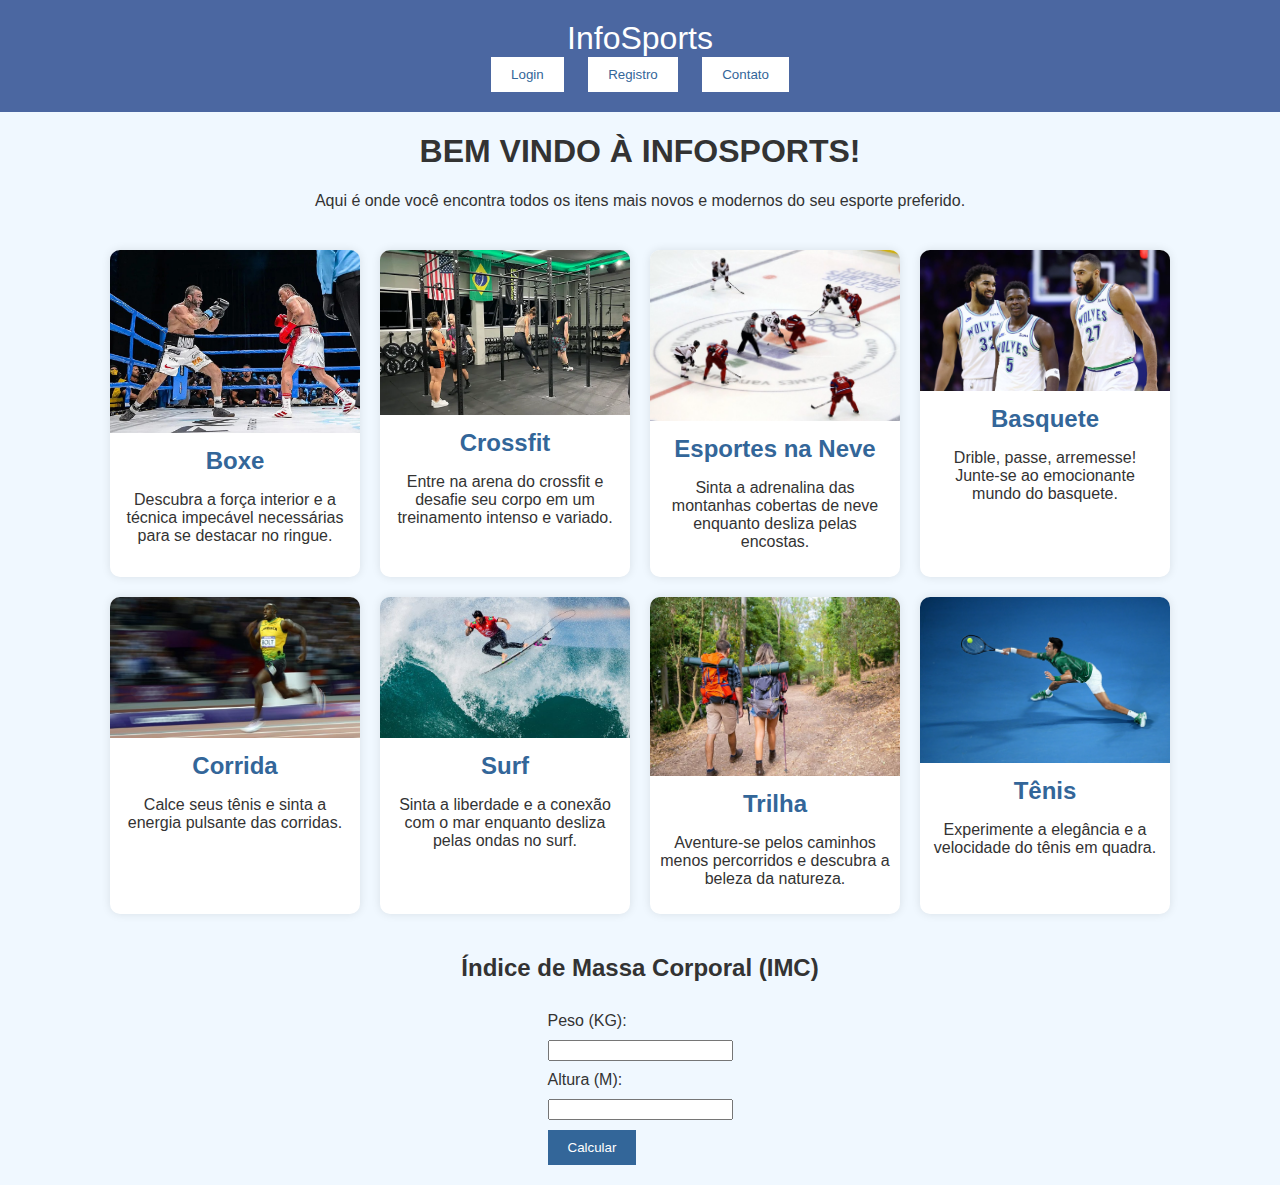
<file: index.html>
<!DOCTYPE html>
<html lang="pt-BR">
<head>
    <meta charset="UTF-8">
    <meta name="viewport" content="width=device-width, initial-scale=1.0">
    <title>InfoSports</title>
    <link rel="stylesheet" href="styles.css">
</head>
<body>
    <header>
        <div class="logo">InfoSports</div>
        <nav>
            <button onclick="location.href='login.html'">Login</button>
            <button onclick="location.href='registro.html'">Registro</button>
            <button onclick="location.href='contato.html'">Contato</button>
        </nav>
    </header>
    <main>
        <section class="intro">
            <h1>BEM VINDO À INFOSPORTS!</h1>
            <p>Aqui é onde você encontra todos os itens mais novos e modernos do seu esporte preferido.</p>
        </section>
        <section class="esportes">
            <div class="esporte">
                <a href="boxe.html">
                    <img src="img/box.jpg" alt="Boxe">
                </a>
                <h2>Boxe</h2>
                <p>Descubra a força interior e a técnica impecável necessárias para se destacar no ringue.</p>
            </div>
            <div class="esporte">
                <a href="crossfit.html">
                    <img src="img/post-crossfit.webp" alt="Crossfit">
                </a>
                <h2>Crossfit</h2>
                <p>Entre na arena do crossfit e desafie seu corpo em um treinamento intenso e variado.</p>
            </div>
            <div class="esporte">
                <a href="neve.html">
                    <img src="img/Esporte_na_neve_Hoquei_no_gelo-1024x701.jpg" alt="Esportes na Neve">
                </a>
                <h2>Esportes na Neve</h2>
                <p>Sinta a adrenalina das montanhas cobertas de neve enquanto desliza pelas encostas.</p>
            </div>
            <div class="esporte">
                <a href="basquete.html">
                    <img src="img/i.jpg" alt="Basquete">
                </a>
                <h2>Basquete</h2>
                <p>Drible, passe, arremesse! Junte-se ao emocionante mundo do basquete.</p>
            </div>
            <div class="esporte">
                <a href="corrida.html">
                    <img src="img/corrida.jpg" alt="Corrida">
                </a>
                <h2>Corrida</h2>
                <p>Calce seus tênis e sinta a energia pulsante das corridas.</p>
            </div>
            <div class="esporte">
                <a href="surf.html">
                    <img src="img/medina-dunbar-696x392.jpeg" alt="Surf">
                </a>
                <h2>Surf</h2>
                <p>Sinta a liberdade e a conexão com o mar enquanto desliza pelas ondas no surf.</p>
            </div>
            <div class="esporte">
                <a href="trilha.html">
                    <img src="img/como-comecar-a-fazer-trilha-e-as-regras-de-minimo-impacto.jpg" alt="Trilha">
                </a>
                <h2>Trilha</h2>
                <p>Aventure-se pelos caminhos menos percorridos e descubra a beleza da natureza.</p>
            </div>
            <div class="esporte">
                <a href="tenis.html">
                    <img src="img/novak_djokovic_melhores_momentos_x_struff.jpg" alt="Tênis">
                </a>
                <h2>Tênis</h2>
                <p>Experimente a elegância e a velocidade do tênis em quadra.</p>
            </div>
        </section>
        <section class="imc">
            <h2>Índice de Massa Corporal (IMC)</h2>
            <form>
                <label for="peso">Peso (KG):</label>
                <input type="number" id="peso" name="peso" required>
                <label for="altura">Altura (M):</label>
                <input type="number" id="altura" name="altura" required>
                <button type="button" onclick="calcularIMC()">Calcular</button>
            </form>
        </section>
    </main>
</body>
<script>
    function calcularIMC() {
        const peso = document.getElementById('peso').value;
        const altura = document.getElementById('altura').value;
        if (peso && altura) {
            const imc = peso / (altura * altura);
            alert('Seu IMC é: ' + imc.toFixed(2));
        } else {
            alert('Por favor, preencha todos os campos.');
        }
    }
</script>
</html>
</file>
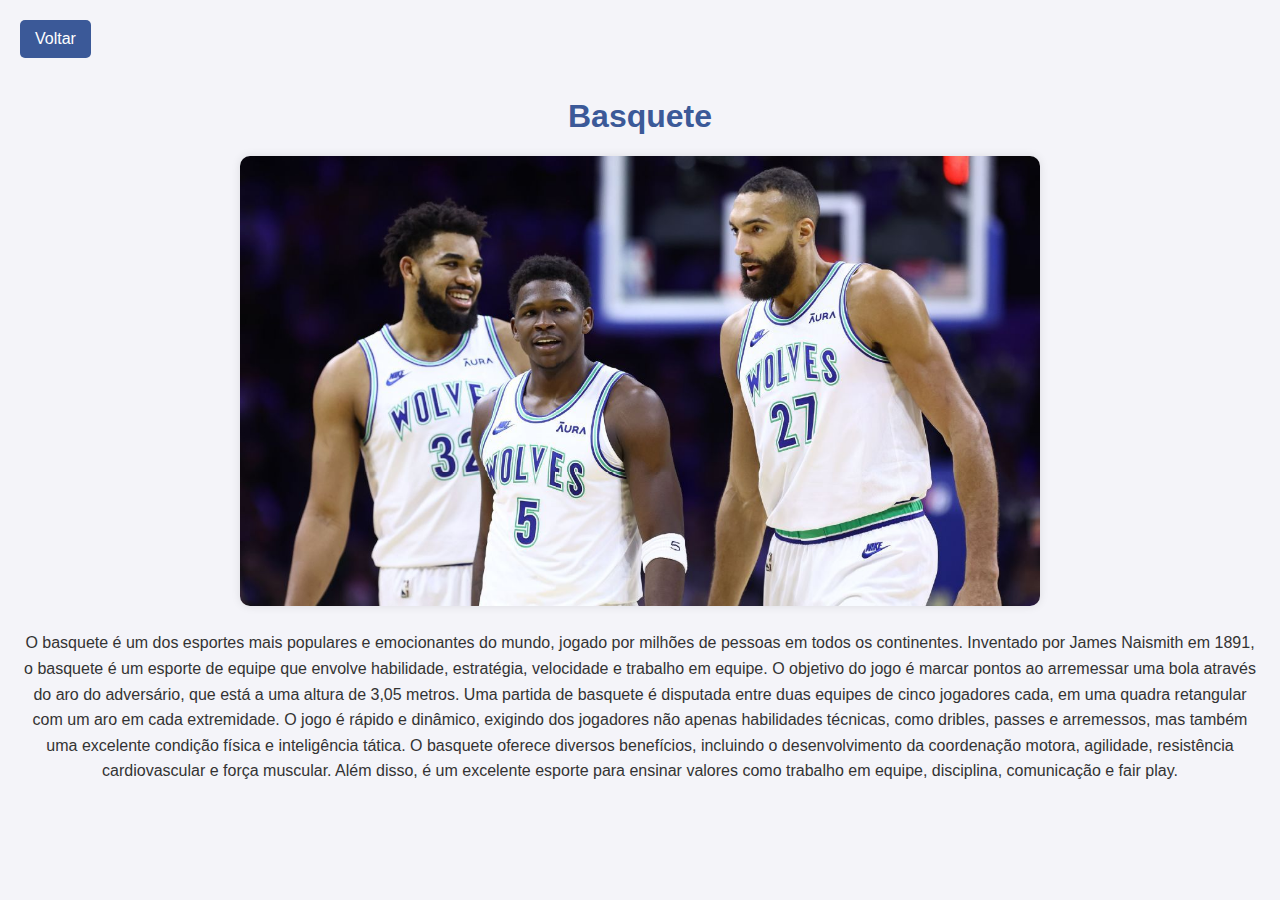
<file: basquete.html>
<!DOCTYPE html>
<html lang="pt-BR">
<head>
    <meta charset="UTF-8">
    <meta name="viewport" content="width=device-width, initial-scale=1.0">
    <title>Crossfit</title>
    <style>
        body {
            font-family: Arial, sans-serif;
            background-color: #f4f4f9;
            color: #333;
            margin: 0;
            padding: 20px;
        }
        .back-button {
            display: inline-block;
            margin-bottom: 20px;
            padding: 10px 15px;
            background-color: #3b5998;
            color: white;
            text-decoration: none;
            border-radius: 5px;
            transition: background-color 0.3s;
        }
        .back-button:hover {
            background-color: #2a4270;
        }
        .content {
            text-align: center;
        }
        .content img {
            width: 100%;
            max-width: 800px;
            height: auto;
            border-radius: 10px;
            box-shadow: 0 0 10px rgba(0, 0, 0, 0.1);
        }
        .content h1 {
            margin-top: 20px;
            color: #3b5998;
        }
        .content p {
            margin-top: 20px;
            line-height: 1.6;
        }
    </style>
</head>
<body>
    <a class="back-button" href="index.html">Voltar</a>
    <div class="content">
        <h1>Basquete</h1>
        <img src="img/i.jpg" alt="Crossfit">
        <p>O basquete é um dos esportes mais populares e emocionantes do mundo, jogado por milhões de pessoas em todos os continentes. Inventado por James Naismith em 1891, o basquete é um esporte de equipe que envolve habilidade, estratégia, velocidade e trabalho em equipe.

            O objetivo do jogo é marcar pontos ao arremessar uma bola através do aro do adversário, que está a uma altura de 3,05 metros. Uma partida de basquete é disputada entre duas equipes de cinco jogadores cada, em uma quadra retangular com um aro em cada extremidade. O jogo é rápido e dinâmico, exigindo dos jogadores não apenas habilidades técnicas, como dribles, passes e arremessos, mas também uma excelente condição física e inteligência tática.
            
            O basquete oferece diversos benefícios, incluindo o desenvolvimento da coordenação motora, agilidade, resistência cardiovascular e força muscular. Além disso, é um excelente esporte para ensinar valores como trabalho em equipe, disciplina, comunicação e fair play.</p>
    </div>
</body>
</html>
</file>
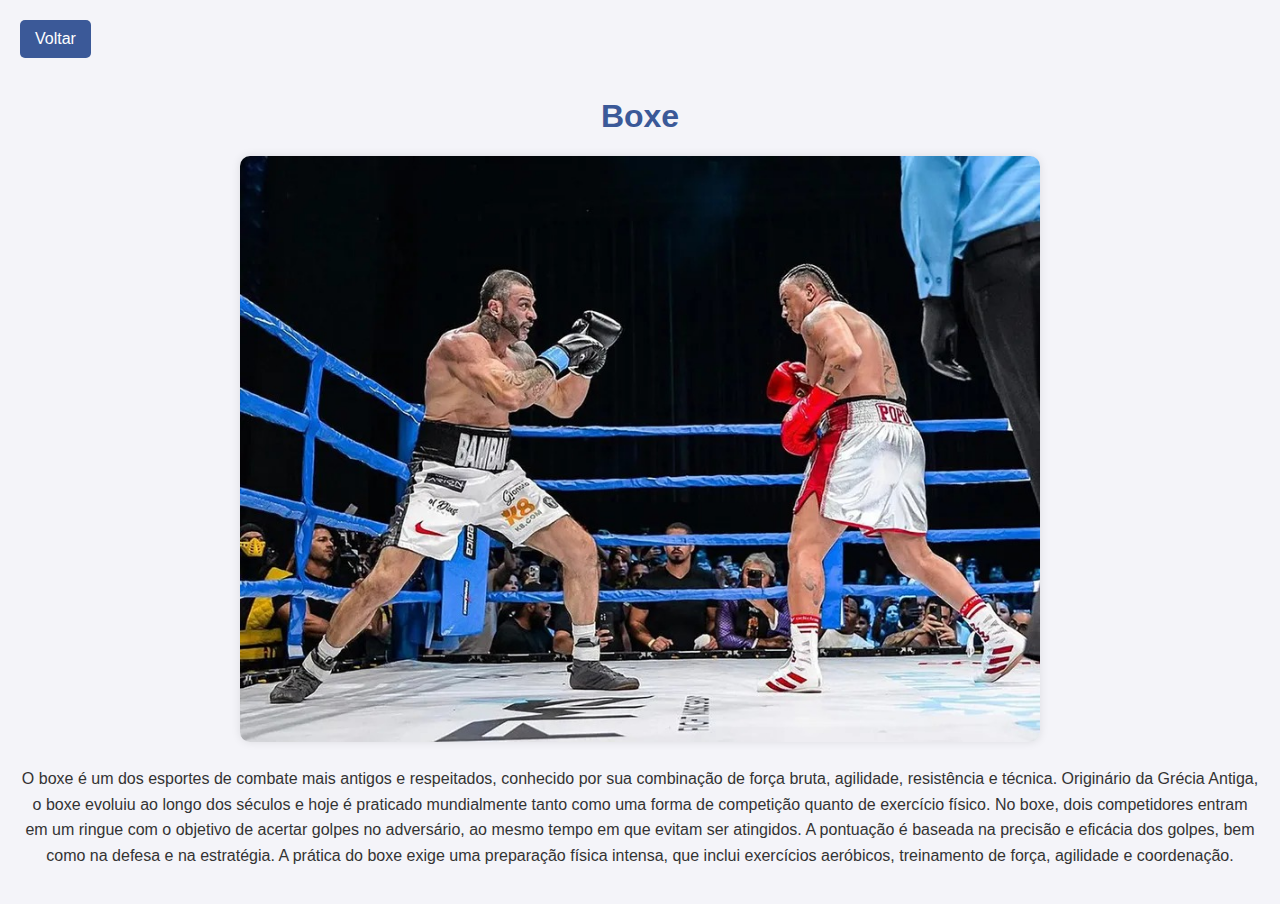
<file: boxe.html>
<!DOCTYPE html>
<html lang="pt-BR">
<head>
    <meta charset="UTF-8">
    <meta name="viewport" content="width=device-width, initial-scale=1.0">
    <title>Boxe</title>
    <style>
        body {
            font-family: Arial, sans-serif;
            background-color: #f4f4f9;
            color: #333;
            margin: 0;
            padding: 20px;
        }
        .back-button {
            display: inline-block;
            margin-bottom: 20px;
            padding: 10px 15px;
            background-color: #3b5998;
            color: white;
            text-decoration: none;
            border-radius: 5px;
            transition: background-color 0.3s;
        }
        .back-button:hover {
            background-color: #2a4270;
        }
        .content {
            text-align: center;
        }
        .content img {
            width: 100%;
            max-width: 800px;
            height: auto;
            border-radius: 10px;
            box-shadow: 0 0 10px rgba(0, 0, 0, 0.1);
            cursor: pointer; /* Adiciona cursor de clique */
        }
        .content h1 {
            margin-top: 20px;
            color: #3b5998;
        }
        .content p {
            margin-top: 20px;
            line-height: 1.6;
        }
    </style>
</head>
<body>
    <a class="back-button" href="index.html">Voltar</a>
    <div class="content">
        <h1>Boxe</h1>
        <!-- Adiciona link envolvendo a imagem -->
        <a href="boxe.html">
            <img src="img/box.jpg" onclick="window.location.href='boxe.html';">
        </a>
        <p>O boxe é um dos esportes de combate mais antigos e respeitados, conhecido por sua combinação de força bruta, agilidade, resistência e técnica. Originário da Grécia Antiga, o boxe evoluiu ao longo dos séculos e hoje é praticado mundialmente tanto como uma forma de competição quanto de exercício físico.

            No boxe, dois competidores entram em um ringue com o objetivo de acertar golpes no adversário, ao mesmo tempo em que evitam ser atingidos. A pontuação é baseada na precisão e eficácia dos golpes, bem como na defesa e na estratégia. A prática do boxe exige uma preparação física intensa, que inclui exercícios aeróbicos, treinamento de força, agilidade e coordenação.</p>
    </div>
</body>
</html>
</file>
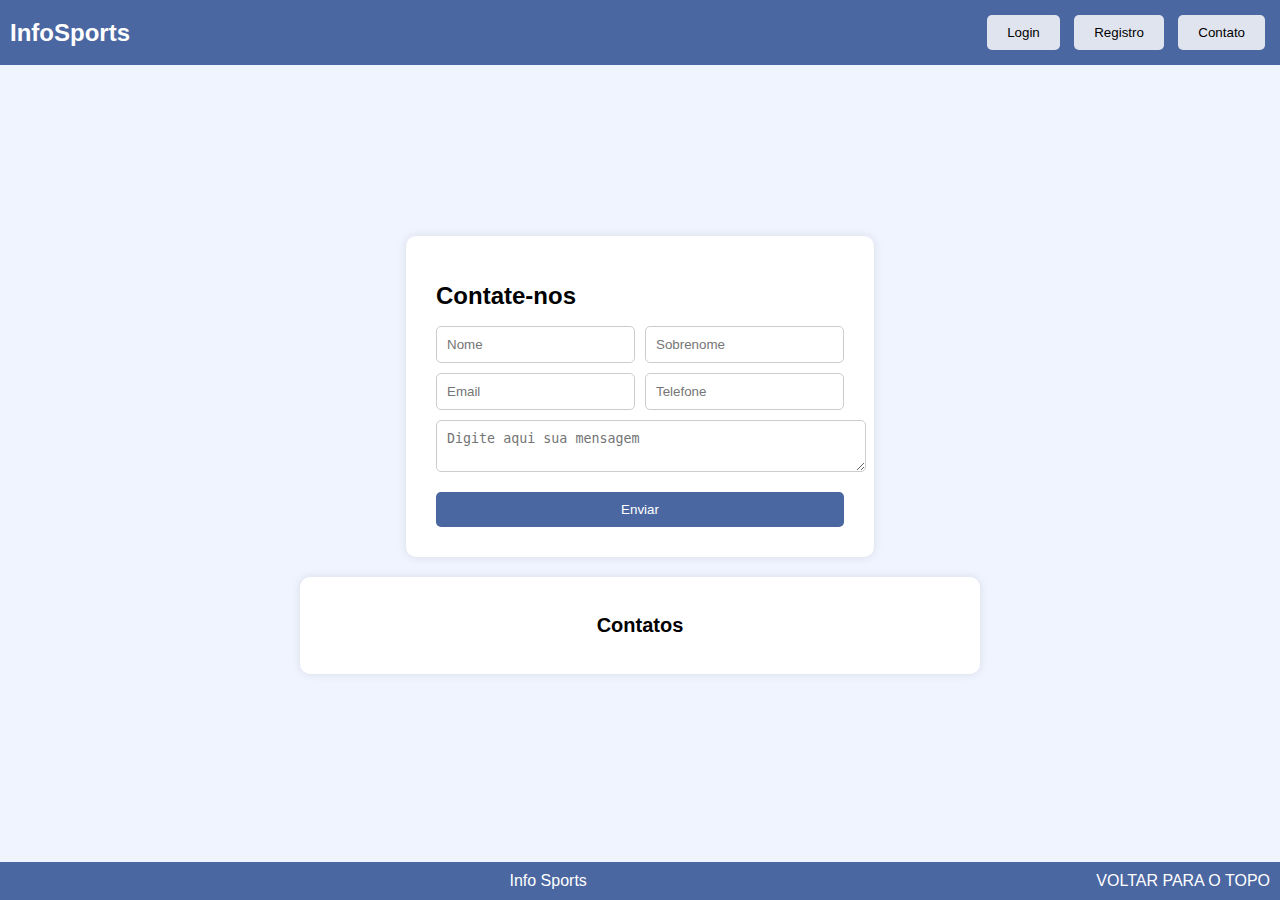
<file: contato.html>
<!DOCTYPE html>
<html lang="pt-br">
<head>
    <meta charset="UTF-8">
    <meta name="viewport" content="width=device-width, initial-scale=1.0">
    <title>InfoSports - Contato</title>
</head>
<body style="margin: 0; font-family: Arial, sans-serif; background-color: #F0F4FF;">
    <header style="background-color: #4B67A1; padding: 10px; display: flex; justify-content: space-between; align-items: center;">
        <div style="color: white; font-size: 24px; font-weight: bold;">
            InfoSports
        </div>
        <nav>
            <button style="margin: 5px; padding: 10px 20px; background-color: #E0E4EF; border: none; border-radius: 5px;">Login</button>
            <button style="margin: 5px; padding: 10px 20px; background-color: #E0E4EF; border: none; border-radius: 5px;">Registro</button>
            <button style="margin: 5px; padding: 10px 20px; background-color: #E0E4EF; border: none; border-radius: 5px;">Contato</button>
        </nav>
    </header>
    <main style="display: flex; flex-direction: column; justify-content: center; align-items: center; height: calc(100vh - 120px);">
        <div style="background-color: white; padding: 30px; border-radius: 10px; box-shadow: 0 0 10px rgba(0, 0, 0, 0.1); margin-bottom: 20px;">
            <h1 style="font-size: 24px; color: #000000;">Contate-nos</h1>
            <form>
                <div style="display: flex; gap: 10px; margin-bottom: 10px;">
                    <input type="text" placeholder="Nome" style="flex: 1; padding: 10px; border-radius: 5px; border: 1px solid #ccc;"/>
                    <input type="text" placeholder="Sobrenome" style="flex: 1; padding: 10px; border-radius: 5px; border: 1px solid #ccc;"/>
                </div>
                <div style="display: flex; gap: 10px; margin-bottom: 10px;">
                    <input type="email" placeholder="Email" style="flex: 1; padding: 10px; border-radius: 5px; border: 1px solid #ccc;"/>
                    <input type="text" placeholder="Telefone" style="flex: 1; padding: 10px; border-radius: 5px; border: 1px solid #ccc;"/>
                </div>
                <textarea placeholder="Digite aqui sua mensagem" style="display: block; width: 100%; padding: 10px; margin-bottom: 20px; border-radius: 5px; border: 1px solid #ccc;"></textarea>
                <button type="submit" style="width: 100%; padding: 10px; background-color: #4B67A1; color: white; border: none; border-radius: 5px;">Enviar</button>
            </form>
        </div>
        <div style="background-color: white; padding: 20px; border-radius: 10px; box-shadow: 0 0 10px rgba(0, 0, 0, 0.1); width: 50%;">
            <h2 style="font-size: 20px; text-align: center;">Contatos</h2>
        </div>
    </main>
    <footer style="background-color: #4B67A1; color: white; text-align: center; padding: 10px 0; position: fixed; bottom: 0; width: 100%;">
        <span>Info Sports</span>
        <span style="float: right; padding-right: 10px;">VOLTAR PARA O TOPO</span>
    </footer>
</body>
</html>
</file>
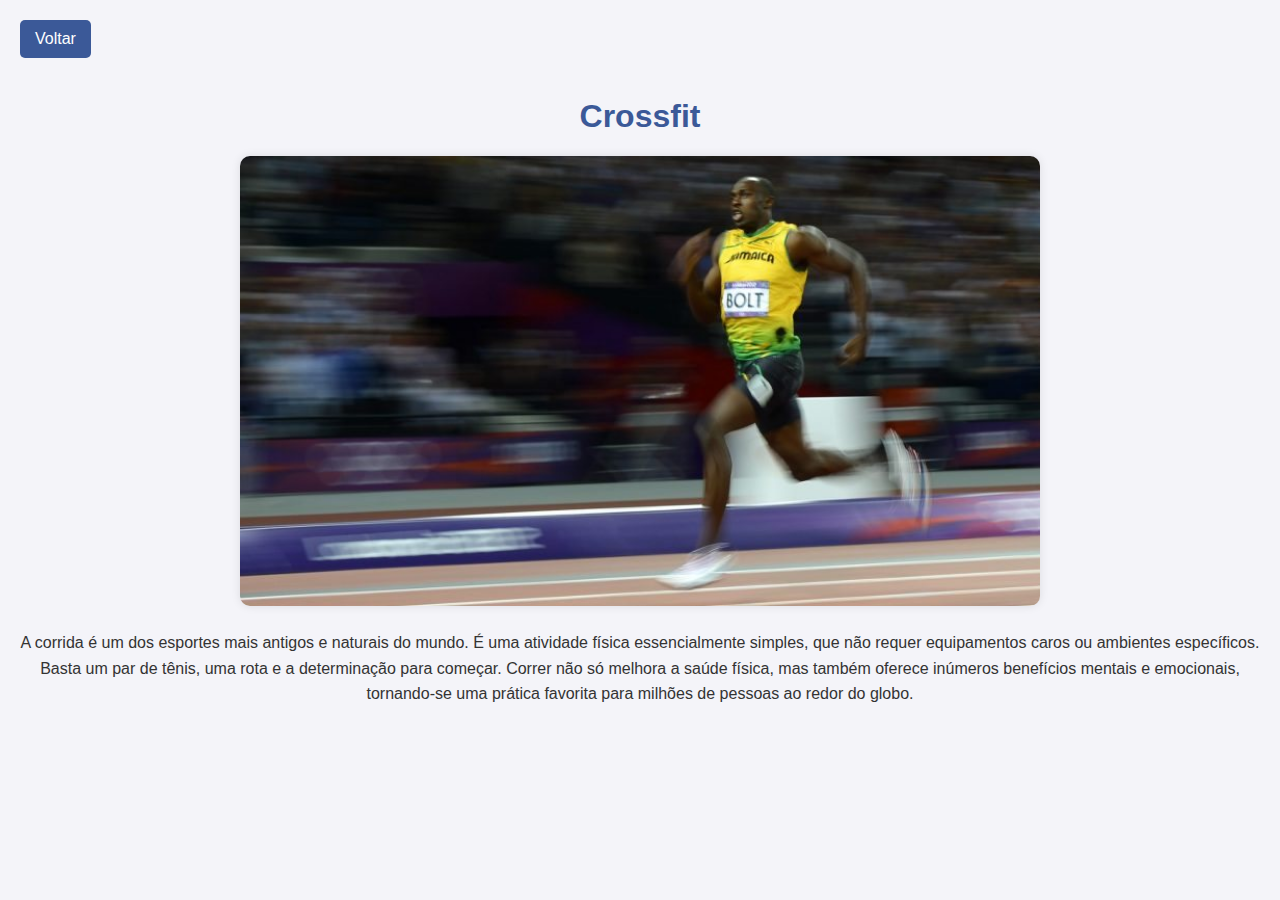
<file: corrida.html>
<!DOCTYPE html>
<html lang="pt-BR">
<head>
    <meta charset="UTF-8">
    <meta name="viewport" content="width=device-width, initial-scale=1.0">
    <title>Crossfit</title>
    <style>
        body {
            font-family: Arial, sans-serif;
            background-color: #f4f4f9;
            color: #333;
            margin: 0;
            padding: 20px;
        }
        .back-button {
            display: inline-block;
            margin-bottom: 20px;
            padding: 10px 15px;
            background-color: #3b5998;
            color: white;
            text-decoration: none;
            border-radius: 5px;
            transition: background-color 0.3s;
        }
        .back-button:hover {
            background-color: #2a4270;
        }
        .content {
            text-align: center;
        }
        .content img {
            width: 100%;
            max-width: 800px;
            height: auto;
            border-radius: 10px;
            box-shadow: 0 0 10px rgba(0, 0, 0, 0.1);
        }
        .content h1 {
            margin-top: 20px;
            color: #3b5998;
        }
        .content p {
            margin-top: 20px;
            line-height: 1.6;
        }
    </style>
</head>
<body>
    <a class="back-button" href="index.html">Voltar</a>
    <div class="content">
        <h1>Crossfit</h1>
        <img src="img/corrida.jpg" alt="Crossfit">
        <p>A corrida é um dos esportes mais antigos e naturais do mundo. É uma atividade física essencialmente simples, que não requer equipamentos caros ou ambientes específicos. Basta um par de tênis, uma rota e a determinação para começar. Correr não só melhora a saúde física, mas também oferece inúmeros benefícios mentais e emocionais, tornando-se uma prática favorita para milhões de pessoas ao redor do globo.</p>
    </div>
</body>
</html>
</file>
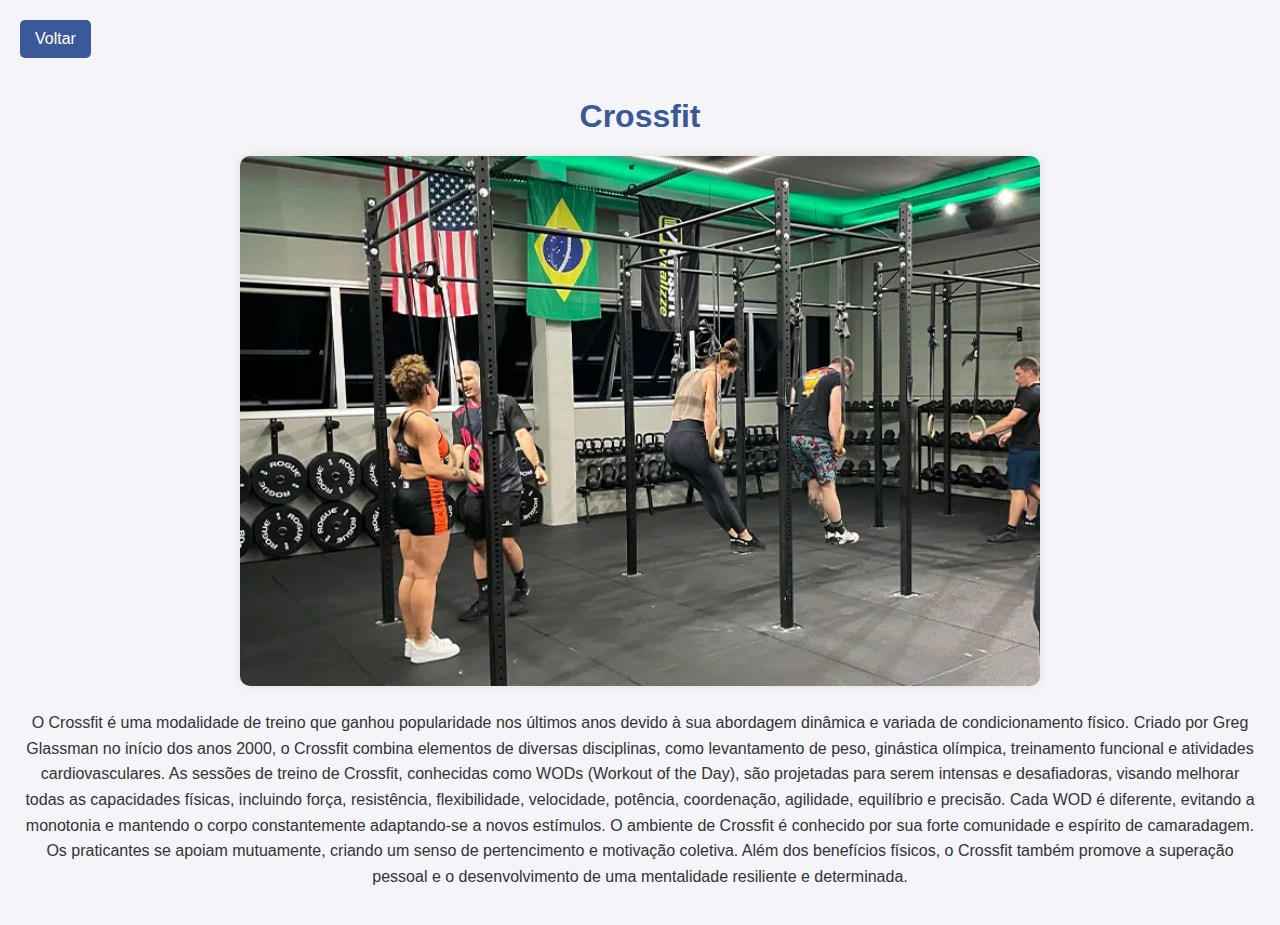
<file: crossfit.html>
<!DOCTYPE html>
<html lang="pt-BR">
<head>
    <meta charset="UTF-8">
    <meta name="viewport" content="width=device-width, initial-scale=1.0">
    <title>Crossfit</title>
    <style>
        body {
            font-family: Arial, sans-serif;
            background-color: #f4f4f9;
            color: #333;
            margin: 0;
            padding: 20px;
        }
        .back-button {
            display: inline-block;
            margin-bottom: 20px;
            padding: 10px 15px;
            background-color: #3b5998;
            color: white;
            text-decoration: none;
            border-radius: 5px;
            transition: background-color 0.3s;
        }
        .back-button:hover {
            background-color: #2a4270;
        }
        .content {
            text-align: center;
        }
        .content img {
            width: 100%;
            max-width: 800px;
            height: auto;
            border-radius: 10px;
            box-shadow: 0 0 10px rgba(0, 0, 0, 0.1);
        }
        .content h1 {
            margin-top: 20px;
            color: #3b5998;
        }
        .content p {
            margin-top: 20px;
            line-height: 1.6;
        }
    </style>
</head>
<body>
    <a class="back-button" href="index.html">Voltar</a>
    <div class="content">
        <h1>Crossfit</h1>
        <img src="img/post-crossfit.webp" alt="Crossfit">
        <p>O Crossfit é uma modalidade de treino que ganhou popularidade nos últimos anos devido à sua abordagem dinâmica e variada de condicionamento físico. Criado por Greg Glassman no início dos anos 2000, o Crossfit combina elementos de diversas disciplinas, como levantamento de peso, ginástica olímpica, treinamento funcional e atividades cardiovasculares.

            As sessões de treino de Crossfit, conhecidas como WODs (Workout of the Day), são projetadas para serem intensas e desafiadoras, visando melhorar todas as capacidades físicas, incluindo força, resistência, flexibilidade, velocidade, potência, coordenação, agilidade, equilíbrio e precisão. Cada WOD é diferente, evitando a monotonia e mantendo o corpo constantemente adaptando-se a novos estímulos.
            
            O ambiente de Crossfit é conhecido por sua forte comunidade e espírito de camaradagem. Os praticantes se apoiam mutuamente, criando um senso de pertencimento e motivação coletiva. Além dos benefícios físicos, o Crossfit também promove a superação pessoal e o desenvolvimento de uma mentalidade resiliente e determinada.</p>
    </div>
</body>
</html>
</file>
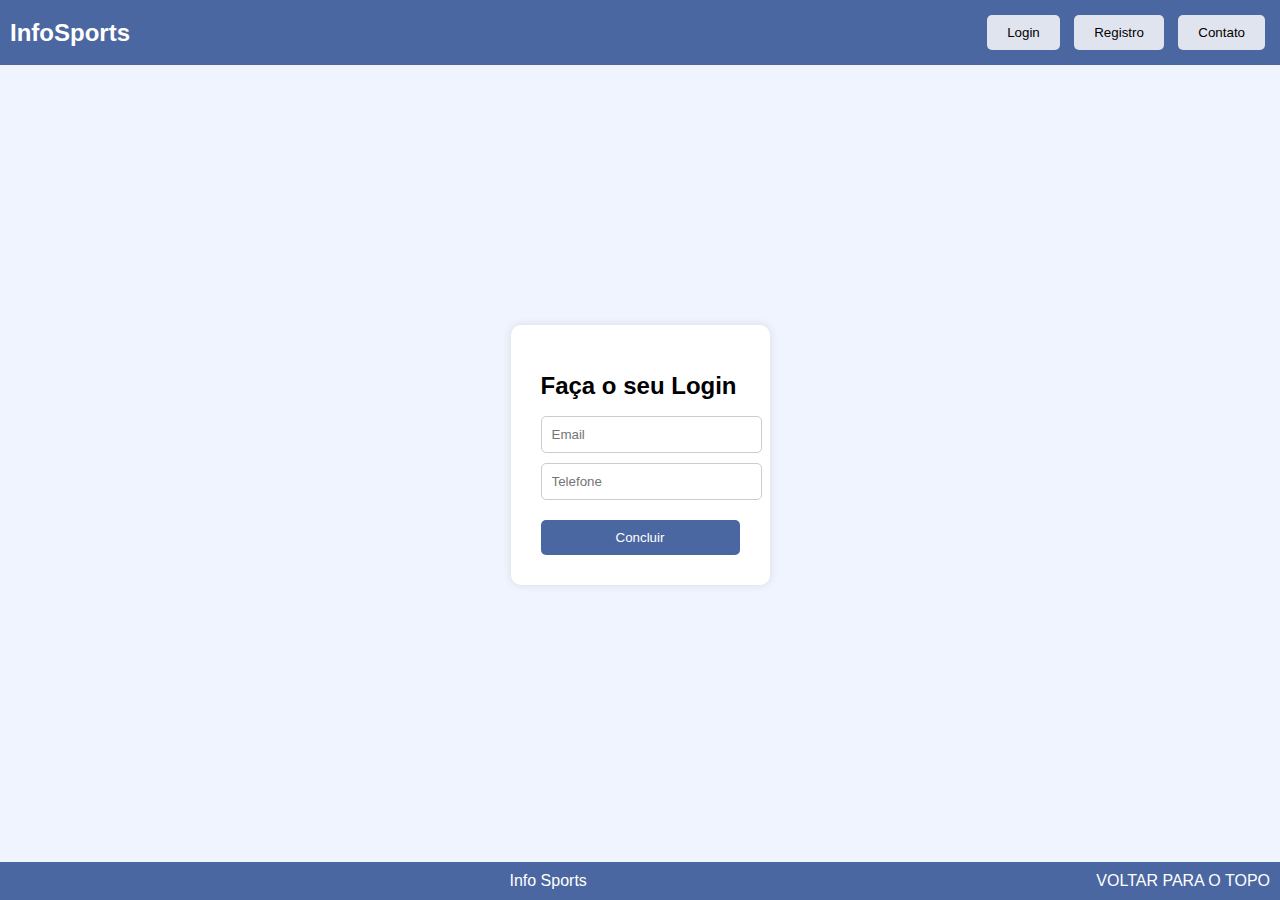
<file: login.html>
<!DOCTYPE html>
<html lang="pt-br">
<head>
    <meta charset="UTF-8">
    <meta name="viewport" content="width=device-width, initial-scale=1.0">
    <title>InfoSports</title>
</head>
<body style="margin: 0; font-family: Arial, sans-serif; background-color: #F0F4FF;">
    <header style="background-color: #4B67A1; padding: 10px; display: flex; justify-content: space-between; align-items: center;">
        <div style="color: white; font-size: 24px; font-weight: bold;">
            InfoSports
        </div>
        <nav>
            <button style="margin: 5px; padding: 10px 20px; background-color: #E0E4EF; border: none; border-radius: 5px;">Login</button>
            <button style="margin: 5px; padding: 10px 20px; background-color: #E0E4EF; border: none; border-radius: 5px;">Registro</button>
            <button style="margin: 5px; padding: 10px 20px; background-color: #E0E4EF; border: none; border-radius: 5px;">Contato</button>
        </nav>
    </header>
    <main style="display: flex; justify-content: center; align-items: center; height: calc(100vh - 120px);">
        <div style="background-color: white; padding: 30px; border-radius: 10px; box-shadow: 0 0 10px rgba(0, 0, 0, 0.1);">
            <h1 style="font-size: 24px; color: #000000;">Faça o seu Login</h1>
            <form>
                <input type="email" placeholder="Email" style="display: block; width: 100%; padding: 10px; margin-bottom: 10px; border-radius: 5px; border: 1px solid #ccc;"/>
                <input type="text" placeholder="Telefone" style="display: block; width: 100%; padding: 10px; margin-bottom: 20px; border-radius: 5px; border: 1px solid #ccc;"/>
                <button type="submit" style="width: 100%; padding: 10px; background-color: #4B67A1; color: white; border: none; border-radius: 5px;">Concluir</button>
            </form>
        </div>
    </main>
    <footer style="background-color: #4B67A1; color: white; text-align: center; padding: 10px 0; position: fixed; bottom: 0; width: 100%;">
        <span>Info Sports</span>
        <span style="float: right; padding-right: 10px;">VOLTAR PARA O TOPO</span>
    </footer>
</body>
</html>
</file>
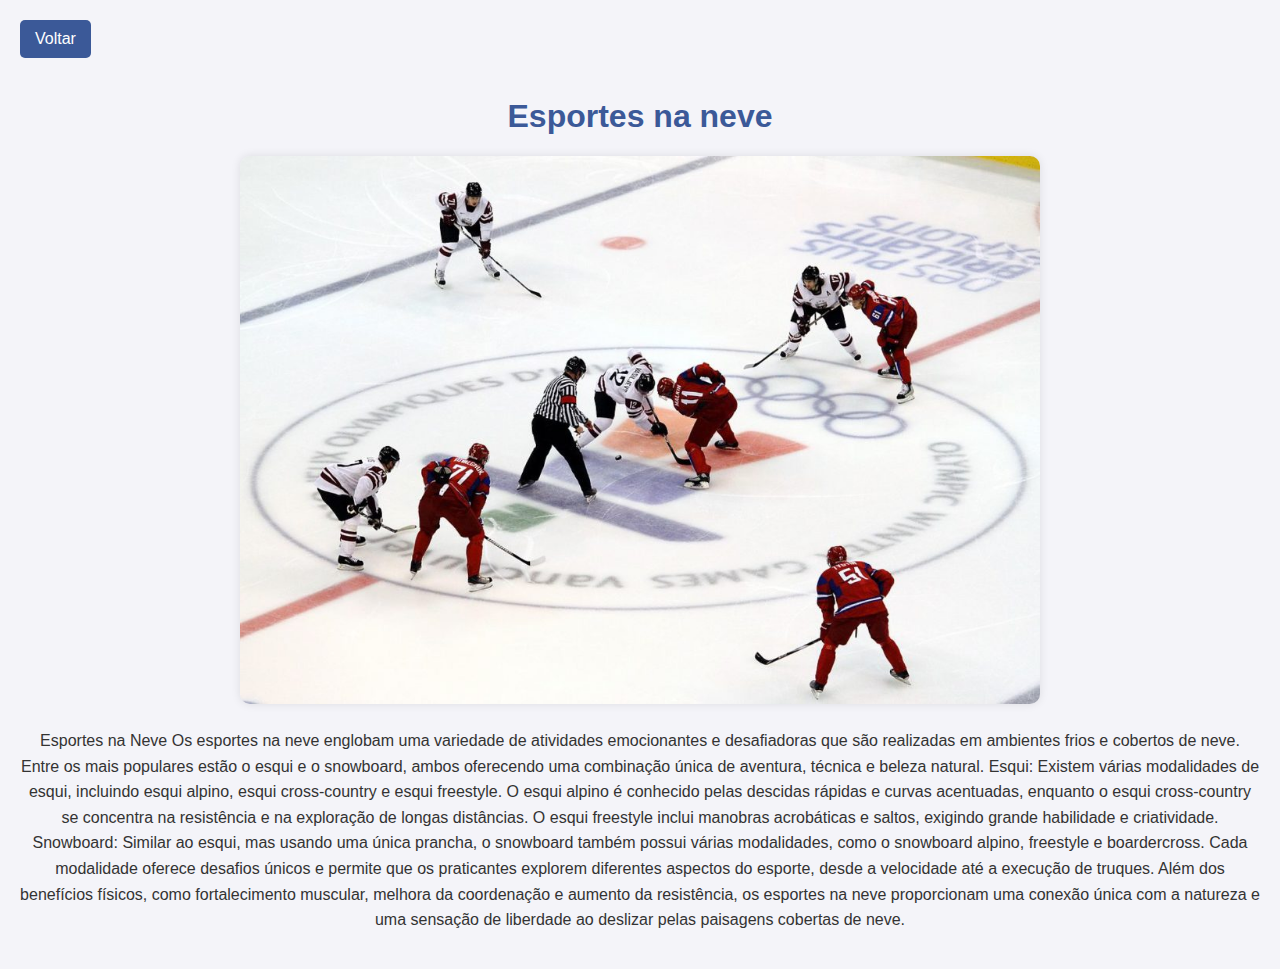
<file: neve.html>
<!DOCTYPE html>
<html lang="pt-BR">
<head>
    <meta charset="UTF-8">
    <meta name="viewport" content="width=device-width, initial-scale=1.0">
    <title>Crossfit</title>
    <style>
        body {
            font-family: Arial, sans-serif;
            background-color: #f4f4f9;
            color: #333;
            margin: 0;
            padding: 20px;
        }
        .back-button {
            display: inline-block;
            margin-bottom: 20px;
            padding: 10px 15px;
            background-color: #3b5998;
            color: white;
            text-decoration: none;
            border-radius: 5px;
            transition: background-color 0.3s;
        }
        .back-button:hover {
            background-color: #2a4270;
        }
        .content {
            text-align: center;
        }
        .content img {
            width: 100%;
            max-width: 800px;
            height: auto;
            border-radius: 10px;
            box-shadow: 0 0 10px rgba(0, 0, 0, 0.1);
        }
        .content h1 {
            margin-top: 20px;
            color: #3b5998;
        }
        .content p {
            margin-top: 20px;
            line-height: 1.6;
        }
    </style>
</head>
<body>
    <a class="back-button" href="index.html">Voltar</a>
    <div class="content">
        <h1>Esportes na neve</h1>
        <img src="img/Esporte_na_neve_Hoquei_no_gelo-1024x701.jpg" alt="Crossfit">
        <p>Esportes na Neve
            Os esportes na neve englobam uma variedade de atividades emocionantes e desafiadoras que são realizadas em ambientes frios e cobertos de neve. Entre os mais populares estão o esqui e o snowboard, ambos oferecendo uma combinação única de aventura, técnica e beleza natural.
            
            Esqui: Existem várias modalidades de esqui, incluindo esqui alpino, esqui cross-country e esqui freestyle. O esqui alpino é conhecido pelas descidas rápidas e curvas acentuadas, enquanto o esqui cross-country se concentra na resistência e na exploração de longas distâncias. O esqui freestyle inclui manobras acrobáticas e saltos, exigindo grande habilidade e criatividade.
            
            Snowboard: Similar ao esqui, mas usando uma única prancha, o snowboard também possui várias modalidades, como o snowboard alpino, freestyle e boardercross. Cada modalidade oferece desafios únicos e permite que os praticantes explorem diferentes aspectos do esporte, desde a velocidade até a execução de truques.
            
            Além dos benefícios físicos, como fortalecimento muscular, melhora da coordenação e aumento da resistência, os esportes na neve proporcionam uma conexão única com a natureza e uma sensação de liberdade ao deslizar pelas paisagens cobertas de neve.</p>
    </div>
</body>
</html>
</file>
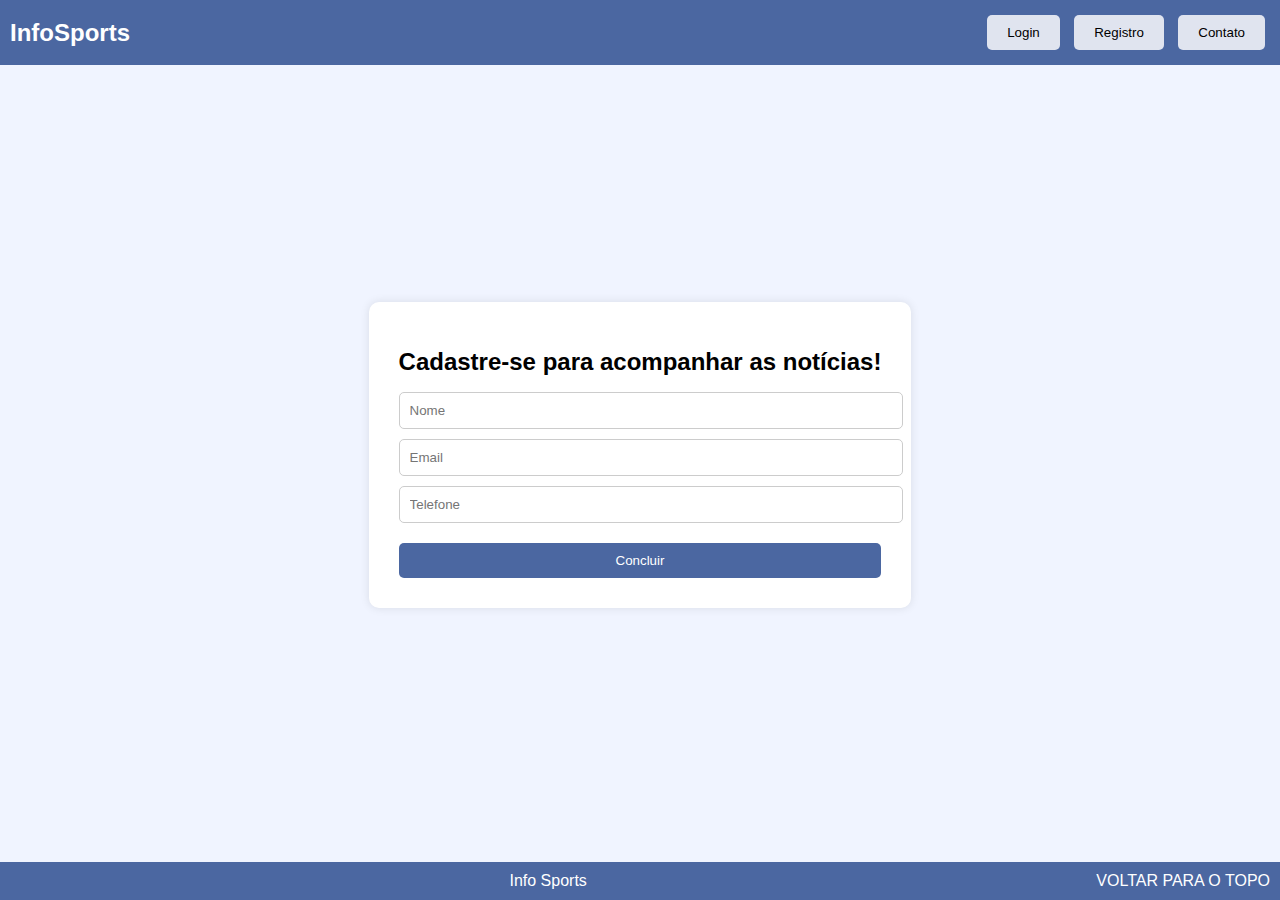
<file: registro.html>
<!DOCTYPE html>
<html lang="pt-br">
<head>
    <meta charset="UTF-8">
    <meta name="viewport" content="width=device-width, initial-scale=1.0">
    <title>InfoSports</title>
</head>
<body style="margin: 0; font-family: Arial, sans-serif; background-color: #F0F4FF;">
    <header style="background-color: #4B67A1; padding: 10px; display: flex; justify-content: space-between; align-items: center;">
        <div style="color: white; font-size: 24px; font-weight: bold;">
            InfoSports
        </div>
        <nav>
            <button style="margin: 5px; padding: 10px 20px; background-color: #E0E4EF; border: none; border-radius: 5px;">Login</button>
            <button style="margin: 5px; padding: 10px 20px; background-color: #E0E4EF; border: none; border-radius: 5px;">Registro</button>
            <button style="margin: 5px; padding: 10px 20px; background-color: #E0E4EF; border: none; border-radius: 5px;">Contato</button>
        </nav>
    </header>
    <main style="display: flex; justify-content: center; align-items: center; height: calc(100vh - 120px);">
        <div style="background-color: white; padding: 30px; border-radius: 10px; box-shadow: 0 0 10px rgba(0, 0, 0, 0.1);">
            <h1 style="font-size: 24px; color: #000000;">Cadastre-se para acompanhar as notícias!</h1>
            <form>
                <input type="text" placeholder="Nome" style="display: block; width: 100%; padding: 10px; margin-bottom: 10px; border-radius: 5px; border: 1px solid #ccc;"/>
                <input type="email" placeholder="Email" style="display: block; width: 100%; padding: 10px; margin-bottom: 10px; border-radius: 5px; border: 1px solid #ccc;"/>
                <input type="text" placeholder="Telefone" style="display: block; width: 100%; padding: 10px; margin-bottom: 20px; border-radius: 5px; border: 1px solid #ccc;"/>
                <button type="submit" style="width: 100%; padding: 10px; background-color: #4B67A1; color: white; border: none; border-radius: 5px;">Concluir</button>
            </form>
        </div>
    </main>
    <footer style="background-color: #4B67A1; color: white; text-align: center; padding: 10px 0; position: fixed; bottom: 0; width: 100%;">
        <span>Info Sports</span>
        <span style="float: right; padding-right: 10px;">VOLTAR PARA O TOPO</span>
    </footer>
</body>
</html>
</file>
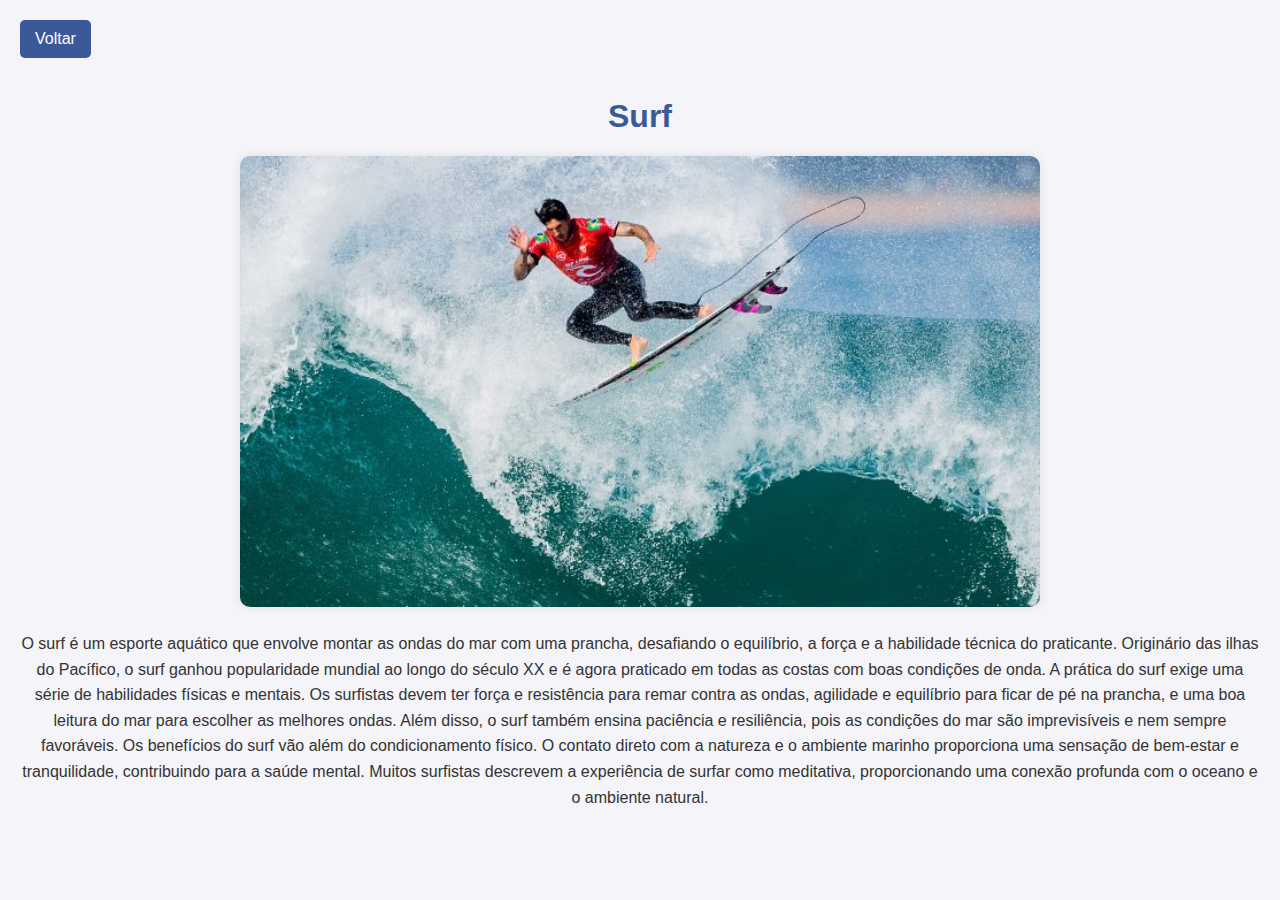
<file: surf.html>
<!DOCTYPE html>
<html lang="pt-BR">
<head>
    <meta charset="UTF-8">
    <meta name="viewport" content="width=device-width, initial-scale=1.0">
    <title>Crossfit</title>
    <style>
        body {
            font-family: Arial, sans-serif;
            background-color: #f4f4f9;
            color: #333;
            margin: 0;
            padding: 20px;
        }
        .back-button {
            display: inline-block;
            margin-bottom: 20px;
            padding: 10px 15px;
            background-color: #3b5998;
            color: white;
            text-decoration: none;
            border-radius: 5px;
            transition: background-color 0.3s;
        }
        .back-button:hover {
            background-color: #2a4270;
        }
        .content {
            text-align: center;
        }
        .content img {
            width: 100%;
            max-width: 800px;
            height: auto;
            border-radius: 10px;
            box-shadow: 0 0 10px rgba(0, 0, 0, 0.1);
        }
        .content h1 {
            margin-top: 20px;
            color: #3b5998;
        }
        .content p {
            margin-top: 20px;
            line-height: 1.6;
        }
    </style>
</head>
<body>
    <a class="back-button" href="index.html">Voltar</a>
    <div class="content">
        <h1>Surf</h1>
        <img src="img/medina-dunbar-696x392.jpeg" alt="surf">
        <p>O surf é um esporte aquático que envolve montar as ondas do mar com uma prancha, desafiando o equilíbrio, a força e a habilidade técnica do praticante. Originário das ilhas do Pacífico, o surf ganhou popularidade mundial ao longo do século XX e é agora praticado em todas as costas com boas condições de onda.

            A prática do surf exige uma série de habilidades físicas e mentais. Os surfistas devem ter força e resistência para remar contra as ondas, agilidade e equilíbrio para ficar de pé na prancha, e uma boa leitura do mar para escolher as melhores ondas. Além disso, o surf também ensina paciência e resiliência, pois as condições do mar são imprevisíveis e nem sempre favoráveis.
            
            Os benefícios do surf vão além do condicionamento físico. O contato direto com a natureza e o ambiente marinho proporciona uma sensação de bem-estar e tranquilidade, contribuindo para a saúde mental. Muitos surfistas descrevem a experiência de surfar como meditativa, proporcionando uma conexão profunda com o oceano e o ambiente natural.</p>
    </div>
</body>
</html>
</file>
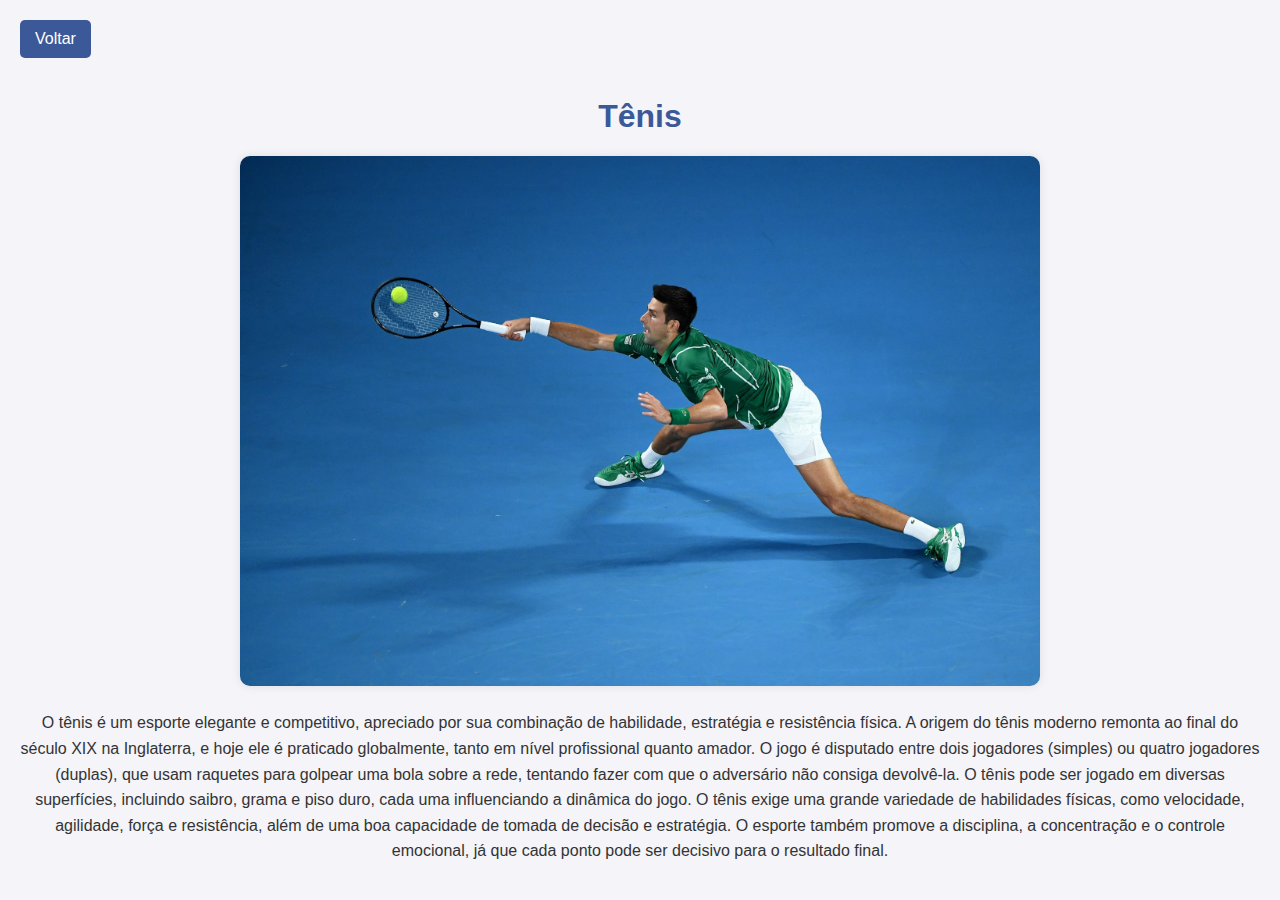
<file: tenis.html>
<!DOCTYPE html>
<html lang="pt-BR">
<head>
    <meta charset="UTF-8">
    <meta name="viewport" content="width=device-width, initial-scale=1.0">
    <title>Crossfit</title>
    <style>
        body {
            font-family: Arial, sans-serif;
            background-color: #f4f4f9;
            color: #333;
            margin: 0;
            padding: 20px;
        }
        .back-button {
            display: inline-block;
            margin-bottom: 20px;
            padding: 10px 15px;
            background-color: #3b5998;
            color: white;
            text-decoration: none;
            border-radius: 5px;
            transition: background-color 0.3s;
        }
        .back-button:hover {
            background-color: #2a4270;
        }
        .content {
            text-align: center;
        }
        .content img {
            width: 100%;
            max-width: 800px;
            height: auto;
            border-radius: 10px;
            box-shadow: 0 0 10px rgba(0, 0, 0, 0.1);
        }
        .content h1 {
            margin-top: 20px;
            color: #3b5998;
        }
        .content p {
            margin-top: 20px;
            line-height: 1.6;
        }
    </style>
</head>
<body>
    <a class="back-button" href="index.html">Voltar</a>
    <div class="content">
        <h1>Tênis</h1>
        <img src="img/novak_djokovic_melhores_momentos_x_struff.jpg" alt="Crossfit">
        <p>O tênis é um esporte elegante e competitivo, apreciado por sua combinação de habilidade, estratégia e resistência física. A origem do tênis moderno remonta ao final do século XIX na Inglaterra, e hoje ele é praticado globalmente, tanto em nível profissional quanto amador.

            O jogo é disputado entre dois jogadores (simples) ou quatro jogadores (duplas), que usam raquetes para golpear uma bola sobre a rede, tentando fazer com que o adversário não consiga devolvê-la. O tênis pode ser jogado em diversas superfícies, incluindo saibro, grama e piso duro, cada uma influenciando a dinâmica do jogo.
            
            O tênis exige uma grande variedade de habilidades físicas, como velocidade, agilidade, força e resistência, além de uma boa capacidade de tomada de decisão e estratégia. O esporte também promove a disciplina, a concentração e o controle emocional, já que cada ponto pode ser decisivo para o resultado final.</p>
    </div>
</body>
</html>
</file>
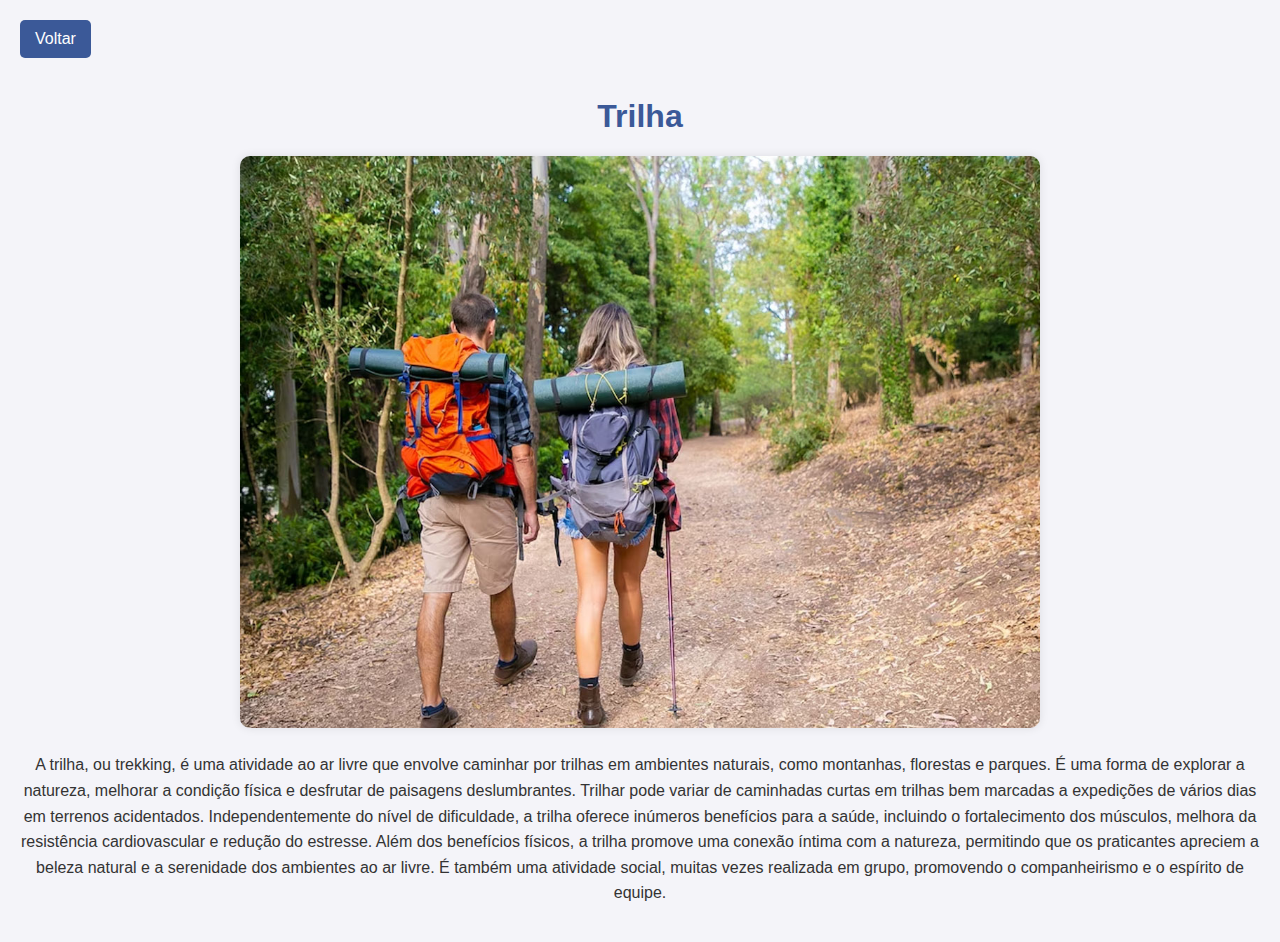
<file: trilha.html>
<!DOCTYPE html>
<html lang="pt-BR">
<head>
    <meta charset="UTF-8">
    <meta name="viewport" content="width=device-width, initial-scale=1.0">
    <title>Crossfit</title>
    <style>
        body {
            font-family: Arial, sans-serif;
            background-color: #f4f4f9;
            color: #333;
            margin: 0;
            padding: 20px;
        }
        .back-button {
            display: inline-block;
            margin-bottom: 20px;
            padding: 10px 15px;
            background-color: #3b5998;
            color: white;
            text-decoration: none;
            border-radius: 5px;
            transition: background-color 0.3s;
        }
        .back-button:hover {
            background-color: #2a4270;
        }
        .content {
            text-align: center;
        }
        .content img {
            width: 100%;
            max-width: 800px;
            height: auto;
            border-radius: 10px;
            box-shadow: 0 0 10px rgba(0, 0, 0, 0.1);
        }
        .content h1 {
            margin-top: 20px;
            color: #3b5998;
        }
        .content p {
            margin-top: 20px;
            line-height: 1.6;
        }
    </style>
</head>
<body>
    <a class="back-button" href="index.html">Voltar</a>
    <div class="content">
        <h1>Trilha</h1>
        <img src="img/como-comecar-a-fazer-trilha-e-as-regras-de-minimo-impacto.jpg" alt="Crossfit">
        <p>A trilha, ou trekking, é uma atividade ao ar livre que envolve caminhar por trilhas em ambientes naturais, como montanhas, florestas e parques. É uma forma de explorar a natureza, melhorar a condição física e desfrutar de paisagens deslumbrantes.

            Trilhar pode variar de caminhadas curtas em trilhas bem marcadas a expedições de vários dias em terrenos acidentados. Independentemente do nível de dificuldade, a trilha oferece inúmeros benefícios para a saúde, incluindo o fortalecimento dos músculos, melhora da resistência cardiovascular e redução do estresse.
            
            Além dos benefícios físicos, a trilha promove uma conexão íntima com a natureza, permitindo que os praticantes apreciem a beleza natural e a serenidade dos ambientes ao ar livre. É também uma atividade social, muitas vezes realizada em grupo, promovendo o companheirismo e o espírito de equipe.</p>
    </div>
</body>
</html>
</file>
<file: styles.css>
body {
    font-family: Arial, sans-serif;
    background-color: #f0f8ff; /* Mantendo a paleta de cores leve */
    color: #333;
    margin: 0;
    padding: 0;
}

header {
    background-color: #4B67A1; /* Azul do cabeçalho */
    padding: 20px;
    text-align: center;
    color: white;
}

.logo {
    font-size: 2em;
}

nav button {
    margin: 0 10px;
    padding: 10px 20px;
    background-color: white;
    color: #336699; /* Cor do texto dos botões */
    border: none;
    cursor: pointer;
}

nav button:hover {
    background-color: #ddd;
}

.intro {
    text-align: center;
    margin: 20px 0;
}

.esportes {
    display: flex;
    flex-wrap: wrap;
    justify-content: center;
    gap: 20px;
    padding: 20px;
}

.esporte {
    background-color: white;
    border-radius: 10px;
    box-shadow: 0 0 10px rgba(0,0,0,0.1);
    overflow: hidden;
    width: 250px;
    text-align: center;
}

.esporte img {
    width: 100%;
    height: auto;
}

.esporte h2 {
    color: #336699; /* Cor dos títulos */
    margin: 10px 0;
}

.esporte p {
    padding: 0 10px 10px;
}

.imc {
    text-align: center;
    margin: 20px 0;
}

form {
    display: inline-block;
    text-align: left;
}

label, input {
    display: block;
    margin: 10px 0;
}

button[type="button"] {
    background-color: #336699; /* Botão de cálculo */
    color: white;
    border: none;
    padding: 10px 20px;
    cursor: pointer;
}

button[type="button"]:hover {
    background-color: #285580;
}
</file>
